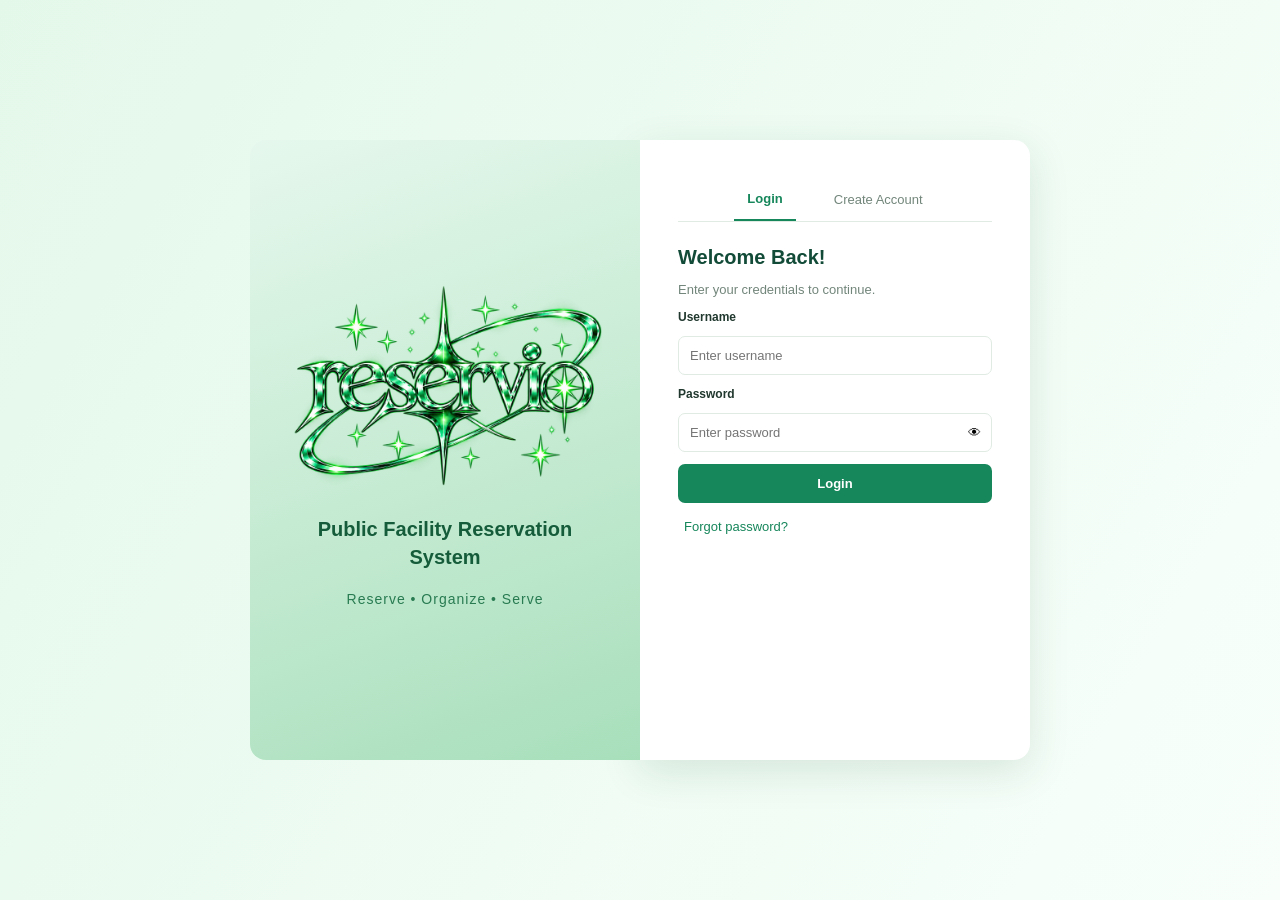
<file: index.html>
<!DOCTYPE html>
<html lang="en">
<head>
  <meta charset="UTF-8">
  <meta name="viewport" content="width=device-width, initial-scale=1.0">

  <title>Reservio | Public Facility Reservation System</title>

  <link rel="icon" type="image/png" href="reservio-Logo.png">
  <link rel="stylesheet" href="style.css">
</head>

<body>

  <!-- LOGIN AND REGISTRATION -->
  <div id="auth" class="auth">

    <section class="hero">
      <img
        src="reservio-Logo.png"
        alt="Reservio Logo"
        class="reservio-logo"
      >

      <h1 class="hero-subtitle">
        Public Facility Reservation System
      </h1>

      <p class="hero-tagline">
        Reserve • Organize • Serve
      </p>
    </section>

    <section class="auth-panel">

      <div class="tabs">
        <button
          id="loginTab"
          type="button"
          class="active"
          onclick="authTab('login')"
        >
          Login
        </button>

        <button
          id="registerTab"
          type="button"
          onclick="authTab('register')"
        >
          Create Account
        </button>
      </div>

      <!-- LOGIN FORM -->
      <form id="loginForm" onsubmit="login(event)">
        <h2>Welcome Back!</h2>
        <p>Enter your credentials to continue.</p>

        <!-- USERNAME -->
        <label for="loginUser">Username</label>
        <input
          id="loginUser"
          type="text"
          placeholder="Enter username"
          required
        >

        <div
          id="loginUsernameError"
          class="login-field-error hidden"
        >
          <span class="warning-icon">!</span>
          <span>The username you entered does not exist.</span>
        </div>

        <!-- PASSWORD -->
        <label for="loginPass">Password</label>

        <div class="password">
          <input
            id="loginPass"
            type="password"
            placeholder="Enter password"
            required
          >

          <button
            type="button"
            onclick="togglePass('loginPass')"
          >
            👁
          </button>
        </div>

        <div
          id="loginPasswordError"
          class="login-field-error hidden"
        >
          <span class="warning-icon">!</span>
          <span>The password you entered is incorrect.</span>
        </div>

        <button class="primary" type="submit">
          Login
        </button>

        <button
          class="link"
          type="button"
          onclick="forgotPassword()"
        >
          Forgot password?
        </button>
      </form>

      <!-- CREATE ACCOUNT FORM -->
      <form
        id="registerForm"
        class="hidden"
        onsubmit="register(event)"
      >
        <h2>Create Account</h2>
        <p>Fill out the information below.</p>

        <label for="regName">Full Name</label>
        <input id="regName" type="text" required>

        <div class="two">
          <div>
            <label for="regBirthday">Birthday</label>
            <input id="regBirthday" type="date" required>
          </div>

          <div>
            <label for="regGender">Gender</label>
            <select id="regGender" required>
              <option value="">Select Gender</option>
              <option>Male</option>
              <option>Female</option>
            </select>
          </div>
        </div>

        <label for="regAddress">Address</label>
        <input id="regAddress" type="text" required>

        <label for="regPhone">Contact Number</label>
        <input id="regPhone" type="tel" required>

        <label for="regEmail">Email Address</label>
        <input id="regEmail" type="email" required>

        <label for="regBio">Bio / Description</label>
        <textarea id="regBio" rows="3"></textarea>

        <label for="regUser">Username</label>
        <input id="regUser" type="text" required>

        <label for="regPass">Password</label>
        <div class="password">
          <input
            id="regPass"
            type="password"
            minlength="6"
            required
          >
          <button
            type="button"
            onclick="togglePass('regPass')"
          >
            👁
          </button>
        </div>

        <label for="regConfirm">Confirm Password</label>
        <div class="password">
          <input
            id="regConfirm"
            type="password"
            minlength="6"
            required
          >
          <button
            type="button"
            onclick="togglePass('regConfirm')"
          >
            👁
          </button>
        </div>

        <button class="primary" type="submit">
          Create Account
        </button>
      </form>

    </section>
  </div>

  <!-- MAIN APPLICATION -->
  <div id="app" class="app hidden">

    <aside class="sidebar">

      <div class="brand">
        <img
          src="reservio-Logo.png"
          alt="Reservio Logo"
          class="sidebar-logo"
        >

        <div>
          <strong>Reservio</strong>
          <br>
          <small>Facility Reservation</small>
        </div>
      </div>

      <nav id="nav"></nav>

    </aside>

    <main class="main">

      <header class="topbar">

        <!-- MOBILE MENU -->
        <div class="topbar-left">

          <button
            class="mobile-menu-toggle"
            id="mobileMenuToggle"
            type="button"
            onclick="toggleMobileNav()"
            aria-label="Toggle navigation"
            aria-controls="nav"
            aria-expanded="false"
          >
            <span></span>
            <span></span>
            <span></span>
          </button>

        </div>

        <!-- ADMINISTRATOR PROFILE -->
        <div class="header-right">

          <div class="profile-wrap">

            <button
              class="profile-trigger"
              id="profileTrigger"
              type="button"
              onclick="toggleProfileMenu(event)"
              aria-expanded="false"
            >
              <span
                class="profile-avatar"
                id="profileAvatar"
              >
                U
              </span>

              <span class="profile-copy">
                <strong id="userBadge">User</strong>
                <small id="userRoleBadge">System User</small>
              </span>

              <span class="profile-chevron">⌄</span>
            </button>

            
<!-- PROFILE DROPDOWN -->
<div class="profile-menu hidden" id="profileMenu">

    <!-- USER INFORMATION -->
    <div class="profile-menu-heading">
        <strong id="profileMenuName">User Name</strong>
        <small id="profileMenuUsername">user@gmail.com</small>
    </div>

    <!-- ACCOUNT -->
    <button
        type="button"
        onclick="go('accounts'); closeProfileMenu()">
        My Account
    </button>

    <!-- DIVIDER -->
    <div class="profile-menu-divider"></div>

    <!-- LOGOUT -->
    <button
        type="button"
        class="profile-logout"
        onclick="logout()">
        Log Out
    </button>

</div>


          </div>

        </div>

      </header>

      <!-- MOBILE NAVIGATION OVERLAY -->
      <div
        class="mobile-nav-backdrop"
        id="mobileNavBackdrop"
        onclick="closeMobileNav()"
      ></div>

      <!-- MAIN PAGE CONTENT -->
      <div id="content"></div>

      <div id="modalContent"></div>

    </main>

  </div>

  <!-- JAVASCRIPT - LOCAL STORAGE -->
 <script src="script.js"></script>

 
<!-- RESERVIO PROFESSIONAL MESSAGE BOX -->
<div id="reservioMessageOverlay" class="rv-message-overlay" hidden>
  <div class="rv-message-box" role="alertdialog"
       aria-modal="true"
       aria-labelledby="rvMessageTitle"
       aria-describedby="rvMessageText">

    <div id="rvMessageIcon" class="rv-message-icon"></div>

    <h2 id="rvMessageTitle"></h2>
    <p id="rvMessageText"></p>

    <div class="rv-message-actions">
      <button id="rvMessageCancel" type="button"
              class="rv-btn-cancel" hidden>
        Cancel
      </button>
      <button id="rvMessageConfirm" type="button"
              class="rv-btn-confirm">
        OK
      </button>
    </div>
  </div>
</div>


<div id="modernPopup" class="modern-popup-overlay" hidden>
  <div class="modern-popup" role="dialog"
       aria-modal="true"
       aria-labelledby="modernPopupTitle"
       aria-describedby="modernPopupMessage">

    <div id="modernPopupIcon" class="modern-popup-icon">
      ✓
    </div>

    <h2 id="modernPopupTitle">Notification</h2>

    <p id="modernPopupMessage"></p>

    <div class="modern-popup-buttons">
      <button id="modernPopupCancel"
              class="modern-popup-cancel"
              type="button">
        Cancel
      </button>

      <button id="modernPopupOK"
              class="modern-popup-ok"
              type="button">
        Confirm
      </button>
    </div>
  </div>
</div>

</body>
</html>
</file>
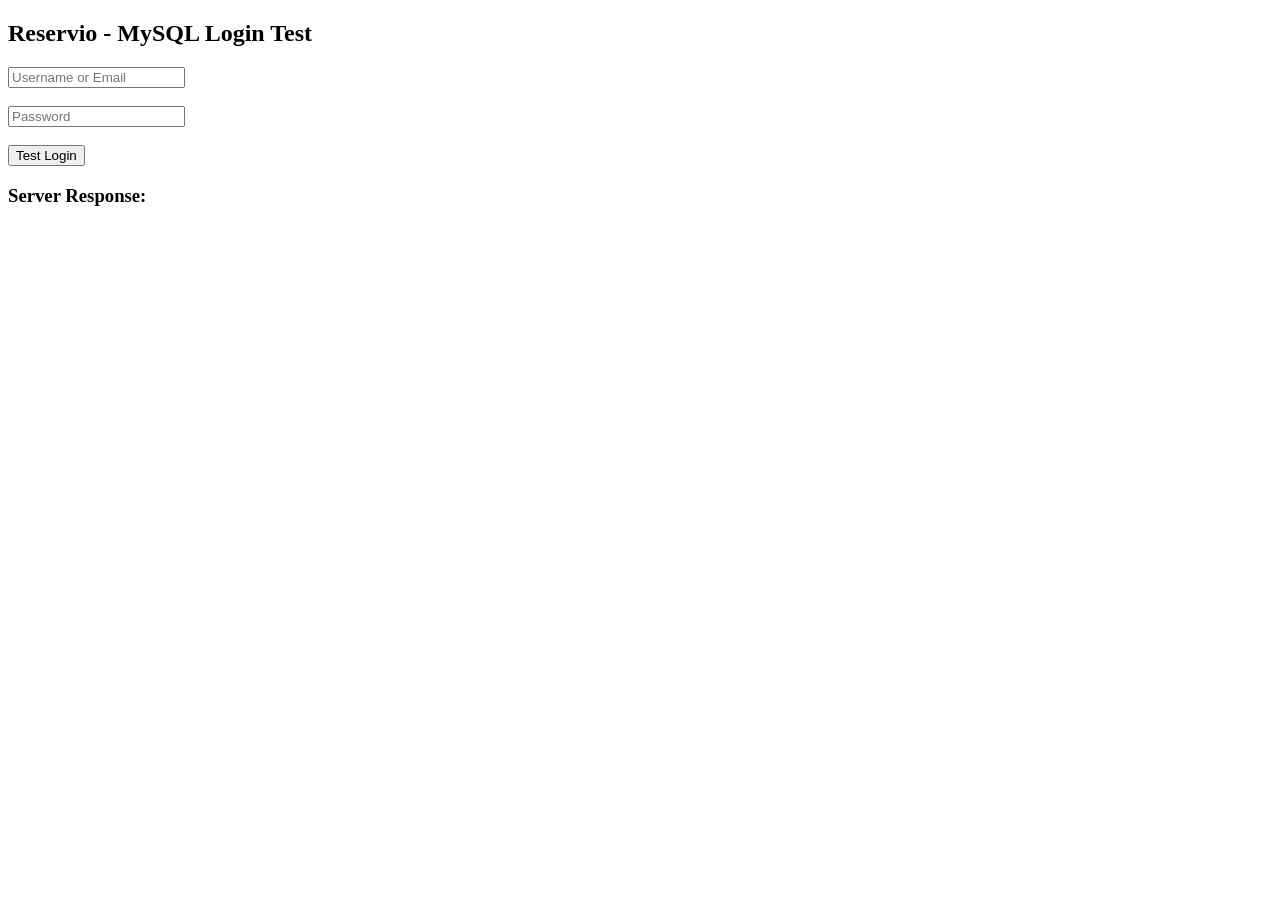
<file: test-login.html>
<!DOCTYPE html>
<html lang="en">
<head>
    <meta charset="UTF-8">
    <title>Reservio Login Test</title>
</head>
<body>

    <h2>Reservio - MySQL Login Test</h2>

    <form id="loginForm">
        <input
            type="text"
            id="username"
            placeholder="Username or Email"
            required
        >

        <br><br>

        <input
            type="password"
            id="password"
            placeholder="Password"
            required
        >

        <br><br>

        <button type="submit">Test Login</button>
    </form>

    <h3>Server Response:</h3>
    <pre id="result"></pre>

    <script>
        document.getElementById("loginForm")
            .addEventListener("submit", async function(e) {

                e.preventDefault();

                const result = document.getElementById("result");

                try {
                    const response = await fetch(
                        "api.php?action=login",
                        {
                            method: "POST",
                            headers: {
                                "Content-Type": "application/json"
                            },
                            credentials: "same-origin",
                            body: JSON.stringify({
                                username: document.getElementById("username").value,
                                password: document.getElementById("password").value
                            })
                        }
                    );

                    const data = await response.json();

                    result.textContent = JSON.stringify({
                        httpStatus: response.status,
                        response: data
                    }, null, 2);

                } catch (error) {
                    result.textContent =
                        "Error: " + error.message;
                }
            });
    </script>

</body>
</html>
</file>
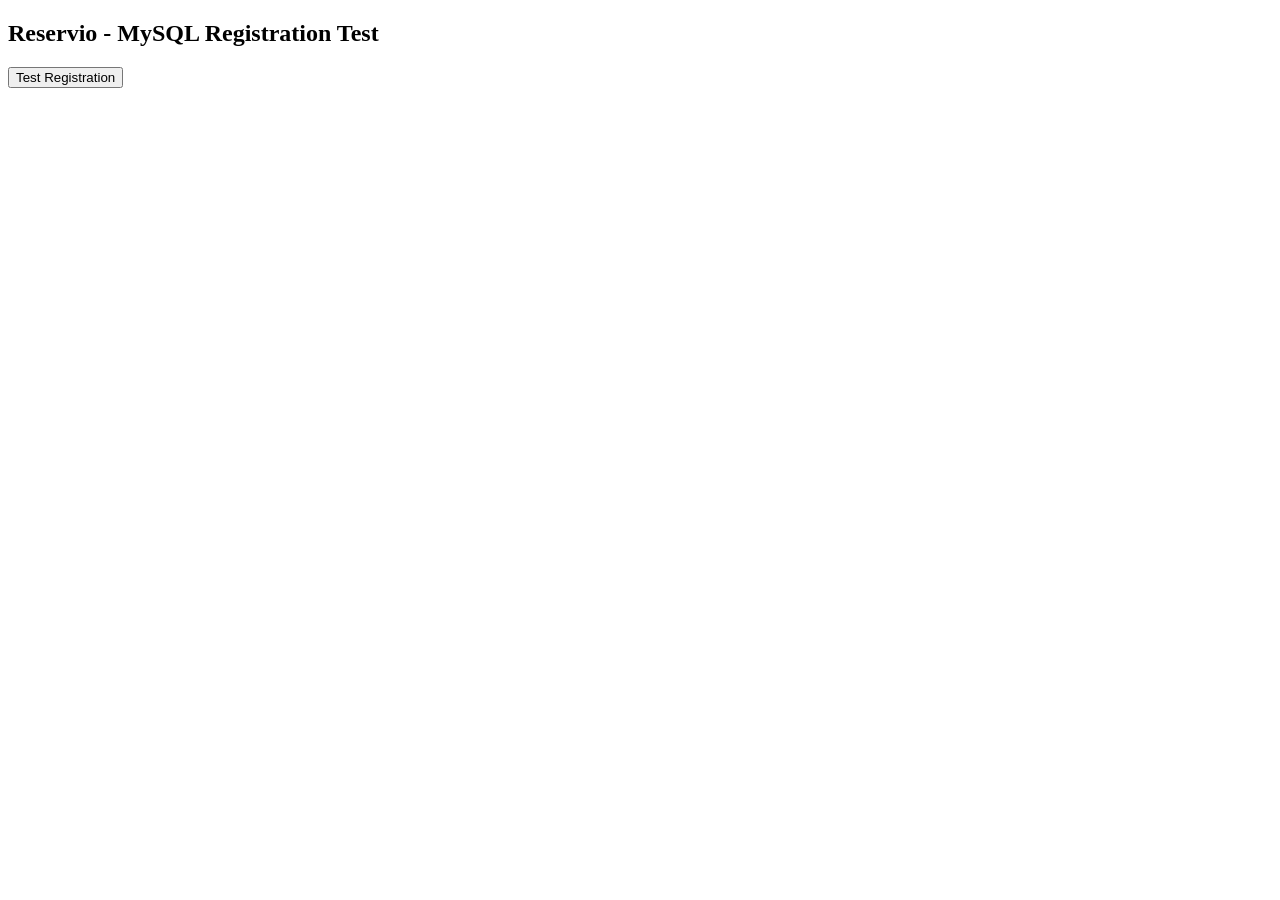
<file: test-register.html>
<!DOCTYPE html>
<html lang="en">
<head>
    <meta charset="UTF-8">
    <title>Reservio Registration Test</title>
</head>
<body>

<h2>Reservio - MySQL Registration Test</h2>

<button onclick="testRegister()">
    Test Registration
</button>

<pre id="result"></pre>

<script>
async function testRegister() {
    const resultBox = document.getElementById("result");

    const testUser = {
        username: "teststaff_" + Date.now(),
        password: "TestPassword123!",
        name: "Test Staff",
        email: "teststaff_" + Date.now() + "@example.com",
        phone: "09123456789",
        address: "Villanueva, Misamis Oriental",
        birthday: "2000-01-01",
        gender: "Male",
        bio: "Test account"
    };

    try {
        const response = await fetch(
            "api.php?action=register",
            {
                method: "POST",
                headers: {
                    "Content-Type": "application/json"
                },
                body: JSON.stringify(testUser)
            }
        );

       

const rawResponse = await response.text();

resultBox.textContent =
    "HTTP Status: " + response.status +
    "\n\nPHP Response:\n" + rawResponse;

return;


resultBox.textContent =
    "HTTP Status: " + response.status +
    "\n\nPHP Response:\n" + rawResponse;

return;

        resultBox.textContent = JSON.stringify(
            {
                httpStatus: response.status,
                response: result,
                username: testUser.username
            },
            null,
            2
        );

    } catch (error) {
        resultBox.textContent =
            "Registration test failed: " + error.message;
    }
}
</script>

</body>
</html>
</file>
<file: style.css>
/* ==========================================
   RESERVIO - PUBLIC FACILITY RESERVATION
   GREEN AND WHITE THEME
========================================== */

:root {
  --green: #16865b;
  --dark: #124b38;
  --mint: #e8f7ef;
  --bg: #f3faf5;
  --border: #dfebe3;
  --text: #20382e;
  --muted: #72867b;
  --red: #d95361;
}

* {
  box-sizing: border-box;
}

body {
  margin: 0;
  font-family: Arial, Helvetica, sans-serif;
  color: var(--text);
  background: var(--bg);
  font-size: 13px;
}

button,
input,
select,
textarea {
  font: inherit;
}

button {
  cursor: pointer;
}

input,
select,
textarea {
  border: 1px solid var(--border);
  border-radius: 7px;
  padding: 11px;
  width: 100%;
  background: white;
  outline-color: var(--green);
  color: var(--text);
}

label {
  display: block;
  font-weight: 600;
  font-size: 12px;
  margin: 12px 0;
}

label input,
label select,
label textarea {
  display: block;
  margin-top: 7px;
  font-weight: 400;
}

.hidden {
  display: none !important;
}

/* ==========================================
   LOGIN AND CREATE ACCOUNT
========================================== */

.auth {
  min-height: 100vh;
  display: flex;
  align-items: center;
  justify-content: center;
  padding: 25px;

  background: linear-gradient(
    120deg,
    #e4f8ea,
    #f8fffb
  );
}

.auth > .hero,
.auth-panel {
  min-height: 620px;
  width: 390px;
  padding: 38px;
  background: white;
}

.auth .hero {
  background: linear-gradient(
    160deg,
    #e6f8ed,
    #a8dfbb
  );

  text-align: center;
  display: flex;
  flex-direction: column;
  align-items: center;
  justify-content: center;

  border-radius: 16px 0 0 16px;
  position: relative;
  overflow: hidden;
}

/* ==========================================
   RESERVIO LOGO - ORIGINAL IMAGE COLORS
========================================== */

.reservio-logo,
.auth .reservio-logo {
  display: block;
  width: 100%;
  max-width: 350px;
  height: auto;
  object-fit: contain;
  margin: 0 auto 15px;

  /* Do not recolor the image */
  filter: none;
  opacity: 1;
  mix-blend-mode: normal;
}

/* System title below logo */

.auth .hero-subtitle {
  font-size: 20px;
  font-weight: 700;
  color: #155c3b;
  margin: 12px 0;
  line-height: 1.4;
}

/* Tagline */

.auth .hero-tagline {
  font-size: 14px;
  color: #287b51;
  margin-top: 8px;
  letter-spacing: 1px;
}

/* Previous hero elements */

.hero-icon {
  font-size: 65px;
  color: var(--green);
}

.hero h1 {
  font-size: 26px;
  line-height: 1.2;
}

.hero p {
  color: var(--dark);
}

.hero-art {
  font-size: 140px;
  margin-top: 40px;
}

/* ==========================================
   LOGIN FORM PANEL
========================================== */

.auth-panel {
  border-radius: 0 16px 16px 0;
  box-shadow: 0 12px 40px #174f3020;
  overflow: auto;
  max-height: 92vh;
  background: #ffffff;
}

.tabs {
  display: flex;
  justify-content: center;
  gap: 25px;
  border-bottom: 1px solid var(--border);
  margin-bottom: 24px;
}

.tabs button {
  border: 0;
  background: none;
  padding: 13px;
  color: var(--muted);
}

.tabs button.active {
  color: var(--green);
  border-bottom: 2px solid var(--green);
  font-weight: 700;
}

h2 {
  font-size: 20px;
  margin: 0 0 8px;
}

.auth-panel h2 {
  color: var(--dark);
}

p {
  color: var(--muted);
}

/* ==========================================
   BUTTONS
========================================== */

.primary {
  border: 0;
  background: var(--green);
  color: white;
  padding: 12px 20px;
  border-radius: 7px;
  font-weight: bold;
  transition: 0.2s;
}

.primary:hover {
  background: var(--dark);
}

.auth .primary {
  width: 100%;
  margin-top: 12px;
}

.link {
  background: none;
  border: 0;
  color: var(--green);
  margin-top: 15px;
}

.outline,
.danger,
.mini {
  border: 1px solid var(--border);
  border-radius: 6px;
  background: white;
  padding: 9px 13px;
  color: var(--text);
}

.danger {
  color: var(--red);
}

.mini {
  padding: 6px 9px;
  margin-right: 5px;
}

/* ==========================================
   FORM LAYOUT
========================================== */

.two {
  display: grid;
  grid-template-columns: 1fr 1fr;
  gap: 12px;
}

.password {
  display: flex;
  position: relative;
}

.password button {
  position: absolute;
  right: 3px;
  top: 4px;
  border: 0;
  background: white;
  padding: 8px;
}

/* ==========================================
   MAIN DASHBOARD LAYOUT
========================================== */

.app {
  display: flex;
  min-height: 100vh;
}

.sidebar {
  width: 224px;
  background: linear-gradient(
    170deg,
    #f1fff5,
    #d9f3e2
  );

  border-right: 1px solid var(--border);
  padding: 20px 12px;

  display: flex;
  flex-direction: column;

  position: sticky;
  top: 0;
  height: 100vh;
  flex-shrink: 0;
}

.brand {
  display: flex;
  align-items: center;
  gap: 10px;
  margin: 0 8px 30px;
  font-size: 13px;
}

.brand span {
  font-size: 35px;
  color: var(--green);
}

.brand small {
  font-size: 11px;
  font-weight: 400;
}

.sidebar nav {
  display: grid;
  gap: 5px;
}

.nav-item,
.logout {
  background: transparent;
  border: 0;
  text-align: left;
  padding: 13px;
  border-radius: 8px;
  color: #4c6859;
  width: 100%;
}

.nav-item.active {
  background: var(--green);
  color: white;
  font-weight: bold;
}

.nav-item:hover:not(.active) {
  background: #c6ead4;
}

.logout {
  margin-top: auto;
}

/* ==========================================
   HEADER
========================================== */

.main {
  flex: 1;
  min-width: 0;
}

header {
  height: 67px;
  background: white;
  border-bottom: 1px solid var(--border);

  display: flex;
  align-items: center;
  justify-content: space-between;

  padding: 0 30px;
}

.searchbox {
  width: 260px;
  background: #f4f8f5;
  padding: 0 10px;
  border-radius: 7px;

  display: flex;
  align-items: center;
}

.searchbox input {
  border: 0;
  background: transparent;
}

.header-right {
  display: flex;
  align-items: center;
  gap: 22px;
}

.bell {
  border: 0;
  background: none;
  color: var(--green);
  font-size: 20px;
}

.bell span {
  font-size: 11px;
}

/* ==========================================
   PAGE CONTENT
========================================== */

.page {
  padding: 30px;
  max-width: 1400px;
  margin: auto;
}

.page-head {
  display: flex;
  align-items: center;
  justify-content: space-between;
  margin-bottom: 24px;
  gap: 12px;
}

.page-head h1 {
  margin: 0;
  font-size: 23px;
}

.page-head p {
  margin: 6px 0 0;
}

/* ==========================================
   DASHBOARD CARDS
========================================== */

.cards {
  display: grid;
  grid-template-columns: repeat(3, 1fr);
  gap: 15px;
  margin: 20px 0;
}

.card,
.panel {
  background: white;
  border: 1px solid var(--border);
  border-radius: 10px;
  padding: 20px;
  box-shadow: 0 3px 15px #1c5d3010;
}

.card h3 {
  font-size: 13px;
  font-weight: 500;
  color: var(--muted);
  margin: 0 0 15px;
}

.card strong {
  font-size: 28px;
}

.status-grid {
  display: grid;
  grid-template-columns: repeat(3, 1fr);
  gap: 14px;
}

.status-card {
  padding: 18px;
  border-radius: 9px;
  background: var(--mint);
}

.status-card:nth-child(2) {
  background: #fff0f0;
}

.status-card:nth-child(3) {
  background: #fff7e8;
}

.status-card strong {
  display: block;
  font-size: 21px;
  margin-top: 7px;
}

.section-title {
  font-size: 16px;
  margin: 25px 0 12px;
}

/* ==========================================
   TABLES
========================================== */

.table-wrap {
  overflow: auto;
}

.data-table {
  width: 100%;
  border-collapse: collapse;
  min-width: 670px;
}

.data-table th,
.data-table td {
  text-align: left;
  padding: 13px 11px;
  border-bottom: 1px solid #eaf0eb;
  font-size: 12px;
}

.data-table th {
  background: #f5faf6;
  color: #657c6c;
}

.inline-actions {
  white-space: nowrap;
}

/* ==========================================
   STATUS LABELS
========================================== */

.pill {
  display: inline-block;
  border-radius: 15px;
  padding: 5px 9px;
  background: #dff6e8;
  color: #16754b;
  font-size: 11px;
}

.pill.cancelled,
.pill.unavailable {
  background: #ffe7e8;
  color: #c03b4a;
}

.pill.maintenance {
  background: #fff1d8;
  color: #9d670b;
}

/* ==========================================
   RESERVATION FORM
========================================== */

.form-grid {
  display: grid;
  grid-template-columns: repeat(2, 1fr);
  gap: 0 20px;
}

.form-actions {
  display: flex;
  justify-content: flex-end;
  gap: 10px;
  margin-top: 20px;
}

.filters {
  display: flex;
  gap: 10px;
  margin-bottom: 15px;
  flex-wrap: wrap;
}

.filters input {
  max-width: 330px;
}

.filters select {
  max-width: 170px;
}

/* ==========================================
   RESERVATION CALENDAR
========================================== */

.calendar-layout {
  display: grid;
  grid-template-columns:
    minmax(300px, 1fr)
    minmax(320px, 1.3fr);
  gap: 18px;
}

.calendar-top {
  display: flex;
  align-items: center;
  justify-content: space-between;
}

.calendar-top button {
  border: 0;
  background: none;
  font-size: 20px;
  color: var(--green);
}

.calendar-grid {
  display: grid;
  grid-template-columns: repeat(7, 1fr);
  gap: 6px;
  text-align: center;
}

.calendar-grid div {
  padding: 10px 2px;
}

.calendar-grid .day {
  cursor: pointer;
  border-radius: 50%;
}

.calendar-grid .day.selected {
  background: var(--green);
  color: white;
}

.calendar-grid .day.has {
  background: #d9f2e2;
}

.calendar-grid .day.has.selected {
  background: var(--green);
}

.event {
  padding: 15px;
  border-bottom: 1px solid var(--border);
  border-left: 3px solid var(--green);
  margin: 10px 0;
}

.event small {
  display: block;
  color: var(--muted);
  margin-top: 6px;
}

/* ==========================================
   NOTIFICATIONS
========================================== */

.notice {
  padding: 15px;
  border-bottom: 1px solid var(--border);
  display: flex;
  gap: 12px;
}

.notice.unread {
  background: #f1fbf4;
}

.notice-icon {
  font-size: 20px;
  color: var(--green);
}

.muted {
  color: var(--muted);
}

.empty {
  padding: 25px;
  text-align: center;
  color: var(--muted);
}

/* ==========================================
   MESSAGE TOAST
========================================== */

/* ==========================================
   MESSAGE TOAST - TOP CENTER
========================================== */

.toast {
  position: fixed;
  top: 25px;
  bottom: auto;
  left: 50%;
  right: auto;

  transform: translateX(-50%);

  background: var(--dark);
  color: white;

  padding: 15px 22px;
  border-radius: 9px;
  box-shadow: 0 10px 30px #0002;

  z-index: 30;

  text-align: center;
  min-width: 280px;
  max-width: 90vw;

  animation: slideDown 0.3s ease;
}

.toast.hidden {
  display: none !important;
}

@keyframes slideDown {
  from {
    opacity: 0;
    transform: translate(-50%, -20px);
  }

  to {
    opacity: 1;
    transform: translate(-50%, 0);
  }
}

@media (max-width: 550px) {
  .toast {
    width: 90%;
    min-width: auto;
  }
}/* ==========================================
   LOGIN PASSWORD WARNING
========================================== */

.login-password-error {
  display: flex;
  align-items: center;
  gap: 7px;

  margin-top: 8px;

  color: #ff1f35;
  font-size: 12px;
  font-weight: 400;
}

.login-password-error.hidden {
  display: none !important;
}

.warning-icon {
  display: inline-flex;
  align-items: center;
  justify-content: center;

  width: 15px;
  height: 15px;

  border: 1.5px solid #ff1f35;
  border-radius: 50%;

  font-size: 10px;
  font-weight: bold;
  color: #ff1f35;
}

.password:has(#loginPass.login-input-error) input,
#loginPass.login-input-error {
  border: 1px solid #ff1f35 !important;
  outline-color: #ff1f35;
}

.password:has(#loginPass.login-input-error) {
  border-radius: 7px;
}

.password:has(#loginPass.login-input-error) input:focus {
  outline: 1px solid #ff1f35;
}

/* ==========================================
   MODAL POPUP
========================================== */

.modal {
  position: fixed;
  inset: 0;
  background: #10271d80;

  display: flex;
  align-items: center;
  justify-content: center;

  z-index: 20;
  padding: 20px;
}

.modal-box {
  background: white;
  border-radius: 12px;
  padding: 26px;

  width: min(560px, 100%);
  max-height: 90vh;
  overflow: auto;

  position: relative;
}

.close {
  position: absolute;
  right: 15px;
  top: 10px;

  border: 0;
  background: none;
  font-size: 28px;
}

/* ==========================================
   RESPONSIVE TABLET DESIGN
========================================== */

@media (max-width: 850px) {

  .sidebar {
    width: 65px;
    padding: 12px 6px;
  }

  .brand strong,
  .nav-text {
    display: none;
  }

  .brand {
    margin: 0 0 24px 7px;
  }

  .nav-item {
    text-align: center;
    font-size: 18px;
  }

  .page {
    padding: 18px;
  }

  .cards,
  .status-grid {
    grid-template-columns: 1fr;
  }

  .calendar-layout {
    grid-template-columns: 1fr;
  }
}

/* ==========================================
   RESPONSIVE MOBILE DESIGN
========================================== */

@media (max-width: 700px) {

  .auth {
    padding: 14px;
    flex-direction: column;
  }

  .auth > .hero,
  .auth-panel {
    width: min(100%, 430px);
    min-height: auto;
    border-radius: 16px;
  }

  .auth .hero {
    padding: 25px 20px;
  }

  .auth .reservio-logo {
    max-width: 280px;
  }

  .auth-panel {
    max-height: none;
  }
}

@media (max-width: 550px) {

  .auth {
    padding: 10px;
  }

  .auth .hero {
    display: flex;
  }

  .auth-panel {
    width: 100%;
    border-radius: 12px;
  }

  .auth .reservio-logo {
    max-width: 240px;
  }

  .auth .hero-subtitle {
    font-size: 17px;
  }

  .form-grid,
  .two {
    grid-template-columns: 1fr;
  }

  header {
    padding: 0 12px;
  }

  .searchbox {
    width: 170px;
  }

  .page-head {
    align-items: flex-start;
    flex-direction: column;
  }
}

/* RESERVIO SIDEBAR LOGO */

.brand {
  display: flex;
  align-items: center;
  gap: 12px;
}

.sidebar-logo {
  width: 48px;
  height: 48px;
  object-fit: contain;
  flex-shrink: 0;
}
/* ==========================================
   LOGIN USERNAME AND PASSWORD WARNINGS
========================================== */

.login-field-error {
  display: flex;
  align-items: center;
  gap: 7px;

  margin-top: 7px;
  margin-bottom: 10px;

  color: #ff1f35;
  font-size: 12px;
  font-weight: 400;
}

.login-field-error.hidden {
  display: none !important;
}

.warning-icon {
  display: inline-flex;
  align-items: center;
  justify-content: center;

  width: 15px;
  height: 15px;

  border: 1.5px solid #ff1f35;
  border-radius: 50%;

  font-size: 10px;
  font-weight: bold;
  color: #ff1f35;

  flex-shrink: 0;
}

#loginUser.login-input-error,
#loginPass.login-input-error {
  border: 1px solid #ff1f35 !important;
  outline-color: #ff1f35;
}

#loginUser.login-input-error:focus,
#loginPass.login-input-error:focus {
  outline: 1px solid #ff1f35;
}
/* Header alignment without search bar */
header {
  justify-content: flex-end;
}

/* ==========================================
   LOGIN USERNAME AND PASSWORD WARNINGS
========================================== */

.login-field-error {
  display: flex;
  align-items: center;
  gap: 7px;

  margin-top: 7px;
  margin-bottom: 10px;

  color: #ff1f35;
  font-size: 12px;
  font-weight: 400;
}

.login-field-error.hidden {
  display: none !important;
}

.warning-icon {
  display: inline-flex;
  align-items: center;
  justify-content: center;

  width: 15px;
  height: 15px;

  border: 1.5px solid #ff1f35;
  border-radius: 50%;

  font-size: 10px;
  font-weight: bold;
  color: #ff1f35;

  flex-shrink: 0;
}

#loginUser.login-input-error,
#loginPass.login-input-error {
  border: 1px solid #ff1f35 !important;
  outline-color: #ff1f35;
}

#loginUser.login-input-error:focus,
#loginPass.login-input-error:focus {
  outline: 1px solid #ff1f35;
}

/* Header alignment without search bar */
header {
  justify-content: flex-end;
}

/* =========================================
   RESERVIO MODERN NAVBAR
========================================= */

.topbar {
    position: sticky;
    top: 0;
    z-index: 40;
    min-height: 72px;
    display: flex;
    align-items: center;
    justify-content: space-between;
    gap: 20px;
    padding: 12px 28px;
    background: rgba(255, 255, 255, 0.96);
    border-bottom: 1px solid var(--border);
    box-shadow: 0 4px 15px rgba(18, 75, 56, 0.05);
    backdrop-filter: blur(12px);
}

.topbar-left {
    display: flex;
    align-items: center;
    gap: 15px;
    flex: 1;
    min-width: 0;
}

/* SEARCH BAR */

.topbar-search {
    width: min(420px, 100%);
    min-height: 44px;
    display: flex;
    align-items: center;
    gap: 8px;
    padding: 0 10px 0 14px;
    border: 1px solid transparent;
    border-radius: 12px;
    background: #f3f8f5;
    transition: 0.2s ease;
}

.topbar-search:focus-within {
    background: white;
    border-color: #9ed6b5;
    box-shadow: 0 0 0 3px rgba(22, 134, 91, 0.12);
}

.topbar-search input {
    flex: 1;
    min-width: 0;
    border: none;
    outline: none;
    background: transparent;
    box-shadow: none;
}

.search-icon {
    color: var(--green);
    font-size: 23px;
}

.search-submit {
    padding: 8px 12px;
    border: none;
    border-radius: 8px;
    background: var(--green);
    color: white;
    font-weight: bold;
    font-size: 12px;
    cursor: pointer;
}

.search-submit:hover {
    background: var(--dark);
}

/* RIGHT SIDE */

.header-right {
    display: flex;
    align-items: center;
    gap: 14px;
}

.topbar-icon-button {
    position: relative;
    width: 42px;
    height: 42px;
    display: flex;
    align-items: center;
    justify-content: center;
    border: 1px solid var(--border);
    border-radius: 12px;
    background: white;
    color: var(--green);
    font-size: 20px;
    cursor: pointer;
    transition: 0.2s ease;
}

.topbar-icon-button:hover {
    background: var(--mint);
    transform: translateY(-2px);
}

/* NOTIFICATION BADGE */

.notification-count {
    position: absolute;
    top: -5px;
    right: -5px;
    min-width: 18px;
    height: 18px;
    padding: 0 4px;
    display: flex;
    align-items: center;
    justify-content: center;
    border: 2px solid white;
    border-radius: 50px;
    background: #dc4655;
    color: white;
    font-size: 10px;
    font-weight: bold;
}

.notification-count:empty {
    display: none;
}

/* PROFILE BUTTON */

.profile-wrap {
    position: relative;
}

.profile-trigger {
    display: flex;
    align-items: center;
    gap: 10px;
    padding: 5px 10px 5px 5px;
    border: 1px solid transparent;
    border-radius: 12px;
    background: transparent;
    color: var(--text);
    text-align: left;
    cursor: pointer;
}

.profile-trigger:hover,
.profile-trigger[aria-expanded="true"] {
    background: #f3f8f5;
    border-color: var(--border);
}

.profile-avatar {
    width: 40px;
    height: 40px;
    display: flex;
    align-items: center;
    justify-content: center;
    border-radius: 12px;
    background: linear-gradient(135deg, #d9f3e3, #a8dfbb);
    color: var(--dark);
    font-size: 16px;
    font-weight: bold;
}

.profile-copy {
    display: flex;
    flex-direction: column;
    gap: 4px;
}

.profile-copy strong {
    max-width: 150px;
    overflow: hidden;
    font-size: 12px;
    text-overflow: ellipsis;
    white-space: nowrap;
}

.profile-copy small {
    color: var(--muted);
    font-size: 11px;
}

.profile-chevron {
    color: var(--muted);
    font-size: 17px;
}

/* PROFILE DROPDOWN */

.profile-menu {
    position: absolute;
    top: calc(100% + 12px);
    right: 0;
    z-index: 100;
    width: 230px;
    padding: 8px;
    border: 1px solid var(--border);
    border-radius: 14px;
    background: white;
    box-shadow: 0 15px 35px rgba(18, 75, 56, 0.15);
}

.profile-menu-heading {
    display: flex;
    flex-direction: column;
    gap: 5px;
    padding: 12px;
}

.profile-menu-heading strong {
    color: var(--dark);
    font-size: 13px;
}

.profile-menu-heading small {
    color: var(--muted);
    font-size: 11px;
    overflow-wrap: anywhere;
}

.profile-menu button {
    width: 100%;
    padding: 11px 12px;
    border: none;
    border-radius: 8px;
    background: transparent;
    color: var(--text);
    text-align: left;
    cursor: pointer;
}

.profile-menu button:hover {
    background: var(--mint);
}

.profile-menu .profile-logout {
    color: #d95361;
}

.profile-menu-divider {
    height: 1px;
    margin: 5px 4px;
    background: var(--border);
}

/* MOBILE MENU BUTTON */

.mobile-menu-toggle {
    display: none;
    width: 42px;
    height: 42px;
    flex-shrink: 0;
    flex-direction: column;
    align-items: center;
    justify-content: center;
    gap: 5px;
    border: 1px solid var(--border);
    border-radius: 12px;
    background: white;
    cursor: pointer;
}

.mobile-menu-toggle span {
    width: 18px;
    height: 2px;
    border-radius: 2px;
    background: var(--dark);
    transition: 0.2s ease;
}

.mobile-menu-toggle[aria-expanded="true"] span:first-child {
    transform: translateY(7px) rotate(45deg);
}

.mobile-menu-toggle[aria-expanded="true"] span:nth-child(2) {
    opacity: 0;
}

.mobile-menu-toggle[aria-expanded="true"] span:last-child {
    transform: translateY(-7px) rotate(-45deg);
}

/* SIDEBAR IMPROVEMENTS */

.sidebar {
    z-index: 60;
    box-shadow: 3px 0 18px rgba(18, 75, 56, 0.03);
}

.sidebar .nav-item {
    display: flex;
    align-items: center;
    gap: 10px;
    min-height: 44px;
    transition: 0.2s ease;
}

.sidebar .nav-item:hover:not(.active) {
    transform: translateX(2px);
}

.sidebar .nav-item.active {
    box-shadow: 0 5px 12px rgba(22, 134, 91, 0.15);
}

.sidebar .logout:hover {
    background: #ffe9e9;
    color: #c03b4a;
}

/* MOBILE OVERLAY */

.mobile-nav-backdrop {
    display: none;
}

/* TABLET */

@media (max-width: 850px) {
    .topbar {
        padding: 12px 18px;
        gap: 12px;
    }

    .topbar-search {
        width: min(350px, 100%);
    }

    .profile-copy strong {
        max-width: 110px;
    }
}

/* MOBILE */

@media (max-width: 700px) {
    .sidebar {
        position: fixed;
        top: 0;
        left: 0;
        bottom: 0;
        z-index: 60;
        width: 270px;
        height: 100vh;
        padding: 20px 14px;
        overflow-y: auto;
        transform: translateX(-110%);
        transition: transform 0.25s ease;
        box-shadow: 12px 0 35px rgba(18, 75, 56, 0.16);
    }

    .sidebar.mobile-open {
        transform: translateX(0);
    }

    .sidebar .brand strong,
    .sidebar .nav-text {
        display: inline;
    }

    .sidebar .brand {
        margin: 0 8px 24px;
    }

    .sidebar .nav-item {
        text-align: left;
        font-size: 13px;
    }

    .mobile-menu-toggle {
        display: flex;
    }

    .mobile-nav-backdrop.visible {
        display: block;
        position: fixed;
        inset: 0;
        z-index: 55;
        background: rgba(13, 39, 27, 0.4);
    }

    .topbar {
        min-height: 66px;
        padding: 10px 12px;
        gap: 8px;
    }

    .topbar-left {
        gap: 8px;
    }

    .topbar-search {
        min-height: 42px;
    }

    .topbar-search input {
        font-size: 12px;
    }

    .header-right {
        gap: 7px;
    }

    .profile-copy,
    .profile-chevron {
        display: none;
    }

    .profile-trigger {
        padding: 2px;
    }
}

/* SMALL PHONES */

@media (max-width: 430px) {
    .topbar {
        padding: 8px;
        gap: 6px;
    }

    .topbar-search {
        gap: 5px;
        padding-left: 8px;
    }

    .search-submit {
        padding: 8px;
        font-size: 0;
    }

    .search-submit::after {
        content: "↵";
        font-size: 16px;
    }

    .topbar-icon-button {
        width: 36px;
        height: 36px;
    }

    .profile-avatar {
        width: 34px;
        height: 34px;
    }
}

/* KEYBOARD ACCESSIBILITY */

.topbar button:focus-visible,
.sidebar button:focus-visible,
.topbar input:focus-visible {
    outline: 3px solid rgba(22, 134, 91, 0.3);
    outline-offset: 2px;
}


/* ==========================================
   RESERVIO HEADER - UPDATED
   SEARCH, BELL AND SIDEBAR LOGOUT REMOVED
========================================== */

.topbar {
  display: flex;
  align-items: center;
  justify-content: space-between;
}

.topbar-left {
  display: flex;
  align-items: center;
}

.topbar .header-right {
  display: flex;
  align-items: center;
  margin-left: auto;
}

.profile-wrap {
  position: relative;
}

/* Hide the removed elements if any remain */
.topbar-search,
.topbar .bell,
.sidebar > .logout {
  display: none !important;
}


/* ==========================================
   LOGOUT CONFIRMATION POPUP
========================================== */

.logout-overlay {
  position: fixed;
  inset: 0;
  background: rgba(0, 0, 0, 0.45);

  display: flex;
  align-items: center;
  justify-content: center;

  z-index: 9999;
  padding: 20px;
}

.logout-confirm-box {
  background: white;
  width: 100%;
  max-width: 400px;
  padding: 30px;
  border-radius: 15px;

  text-align: center;
  box-shadow: 0 15px 45px rgba(0, 0, 0, 0.2);

  animation: logoutPop 0.25s ease;
}

.logout-icon {
  font-size: 42px;
  margin-bottom: 15px;
}

.logout-confirm-box h2 {
  font-size: 22px;
  color: #124b38;
  margin-bottom: 12px;
}

.logout-confirm-box p {
  font-size: 14px;
  color: #72867b;
  margin-bottom: 25px;
}

.logout-actions {
  display: flex;
  justify-content: center;
  gap: 12px;
}

.logout-cancel,
.logout-confirm {
  padding: 12px 20px;
  border-radius: 8px;
  font-weight: 600;
  cursor: pointer;
  border: none;
}

.logout-cancel {
  background: #eef2ef;
  color: #20382e;
}

.logout-cancel:hover {
  background: #dde8df;
}

.logout-confirm {
  background: #16865b;
  color: white;
}

.logout-confirm:hover {
  background: #124b38;
}

@keyframes logoutPop {
  from {
    opacity: 0;
    transform: scale(0.9);
  }

  to {
    opacity: 1;
    transform: scale(1);
  }
}


/* ==========================================
   RESERVIO - PROFESSIONAL EDIT MODALS
========================================== */

.reservio-modal-overlay {
  position: fixed;
  inset: 0;
  z-index: 9998;
  background: rgba(15, 37, 27, 0.55);
  display: flex;
  align-items: center;
  justify-content: center;
  padding: 20px;
  backdrop-filter: blur(3px);
}

.reservio-modal-card {
  width: 100%;
  max-width: 600px;
  max-height: 90vh;
  overflow-y: auto;
  background: #ffffff;
  border-radius: 16px;
  box-shadow: 0 24px 70px rgba(0, 0, 0, 0.2);
  animation: editModalAppear 0.2s ease;
}

.edit-modal-header {
  display: flex;
  align-items: flex-start;
  justify-content: space-between;
  gap: 16px;
  padding: 26px 28px 20px;
  border-bottom: 1px solid #e3eee7;
}

.edit-modal-eyebrow {
  display: block;
  color: #16865b;
  font-size: 10px;
  font-weight: 700;
  letter-spacing: 1.4px;
  margin-bottom: 8px;
}

.edit-modal-header h2 {
  font-size: 23px;
  color: #124b38;
  margin: 0 0 8px;
}

.edit-modal-header p {
  margin: 0;
  font-size: 13px;
  color: #72867b;
}

.edit-modal-close {
  flex-shrink: 0;
  width: 34px;
  height: 34px;
  border: 0;
  border-radius: 8px;
  background: #f0f5f1;
  color: #516b5c;
  font-size: 25px;
  line-height: 1;
}

.edit-modal-close:hover {
  background: #e1eee5;
}

.edit-modal-body {
  padding: 22px 28px;
}

.edit-modal-grid {
  display: grid;
  grid-template-columns: repeat(2, minmax(0, 1fr));
  gap: 16px 18px;
}

.edit-modal-grid label {
  margin: 0;
  color: #284b39;
  font-size: 12px;
  font-weight: 600;
}

.edit-modal-grid .edit-modal-full {
  grid-column: 1 / -1;
}

.edit-modal-grid input,
.edit-modal-grid select {
  width: 100%;
  margin-top: 8px;
  padding: 12px 13px;
  border: 1px solid #dce9e0;
  border-radius: 8px;
  background: #fff;
  font-size: 13px;
  color: #20382e;
}

.edit-modal-grid input:focus,
.edit-modal-grid select:focus {
  border-color: #16865b;
  outline: 3px solid rgba(22, 134, 91, 0.12);
}

.edit-modal-footer {
  display: flex;
  justify-content: flex-end;
  gap: 12px;
  padding: 18px 28px 24px;
  border-top: 1px solid #e3eee7;
}

.edit-modal-cancel,
.edit-modal-save {
  border-radius: 8px;
  padding: 12px 20px;
  font-weight: 600;
  border: 1px solid transparent;
}

.edit-modal-cancel {
  background: #fff;
  border-color: #dce9e0;
  color: #405d4b;
}

.edit-modal-cancel:hover {
  background: #f2f7f3;
}

.edit-modal-save {
  background: #16865b;
  color: #fff;
}

.edit-modal-save:hover {
  background: #126b49;
}

@keyframes editModalAppear {
  from {
    opacity: 0;
    transform: translateY(12px) scale(0.98);
  }

  to {
    opacity: 1;
    transform: translateY(0) scale(1);
  }
}

@media (max-width: 550px) {
  .reservio-modal-overlay {
    padding: 12px;
  }

  .edit-modal-header,
  .edit-modal-body {
    padding: 20px;
  }

  .edit-modal-footer {
    padding: 16px 20px;
  }

  .edit-modal-grid {
    grid-template-columns: 1fr;
  }

  .edit-modal-grid .edit-modal-full {
    grid-column: auto;
  }

  .edit-modal-footer button {
    flex: 1;
  }
}


/* RESERVIO PROFESSIONAL MESSAGE BOX */

.rv-message-overlay[hidden],
.rv-message-actions button[hidden] {
  display: none !important;
}

.rv-message-overlay {
  position: fixed;
  inset: 0;
  z-index: 99999;
  background: rgba(15, 23, 42, 0.55);
  display: flex;
  justify-content: center;
  align-items: center;
  padding: 20px;
  backdrop-filter: blur(3px);
}

.rv-message-box {
  background: #ffffff;
  width: 100%;
  max-width: 420px;
  border-radius: 16px;
  padding: 32px 28px 26px;
  text-align: center;
  box-shadow: 0 20px 60px rgba(0, 0, 0, 0.18);
  animation: rvMessageEnter 0.2s ease-out;
}

.rv-message-icon {
  width: 64px;
  height: 64px;
  border-radius: 50%;
  margin: 0 auto 20px;
  display: flex;
  align-items: center;
  justify-content: center;
  font-size: 30px;
  font-weight: 700;
}

.rv-message-icon.success {
  color: #15803d;
  background: #dcfce7;
}

.rv-message-icon.error {
  color: #b91c1c;
  background: #fee2e2;
}

.rv-message-icon.warning {
  color: #b45309;
  background: #fef3c7;
}

.rv-message-icon.info {
  color: #1d4ed8;
  background: #dbeafe;
}

.rv-message-box h2 {
  font-size: 21px;
  font-weight: 700;
  color: #172b22;
  margin: 0 0 10px;
}

.rv-message-box p {
  font-size: 14px;
  line-height: 1.7;
  color: #64748b;
  margin: 0 0 26px;
}

.rv-message-actions {
  display: flex;
  justify-content: center;
  gap: 12px;
}

.rv-message-actions button {
  border: none;
  border-radius: 9px;
  padding: 12px 24px;
  font-size: 14px;
  font-weight: 600;
  cursor: pointer;
  min-width: 110px;
}

.rv-btn-confirm {
  background: #166534;
  color: white;
}

.rv-btn-confirm:hover {
  background: #14532d;
}

.rv-btn-cancel {
  background: #f1f5f9;
  color: #334155;
}

.rv-btn-cancel:hover {
  background: #e2e8f0;
}

@keyframes rvMessageEnter {
  from {
    opacity: 0;
    transform: translateY(12px) scale(0.97);
  }
  to {
    opacity: 1;
    transform: translateY(0) scale(1);
  }
}


/* MODERN RESERVIO POPUP SYSTEM */

.modern-popup-overlay[hidden] {
  display: none !important;
}

.modern-popup-overlay {
  position: fixed;
  inset: 0;
  z-index: 999999;
  display: flex;
  align-items: center;
  justify-content: center;
  padding: 20px;
  background: rgba(15, 23, 42, 0.55);
  backdrop-filter: blur(5px);
}

.modern-popup {
  width: 100%;
  max-width: 430px;
  padding: 34px 30px 28px;
  background: #ffffff;
  border-radius: 20px;
  text-align: center;
  box-shadow: 0 24px 70px rgba(0, 0, 0, 0.22);
  animation: modernPopupIn 0.25s ease;
}

.modern-popup-icon {
  width: 70px;
  height: 70px;
  margin: 0 auto 22px;
  border-radius: 50%;
  display: flex;
  align-items: center;
  justify-content: center;
  font-size: 32px;
  font-weight: 700;
}

.modern-popup-icon.success {
  background: #dcfce7;
  color: #15803d;
}

.modern-popup-icon.error {
  background: #fee2e2;
  color: #dc2626;
}

.modern-popup-icon.warning {
  background: #fef3c7;
  color: #d97706;
}

.modern-popup-icon.info {
  background: #dbeafe;
  color: #2563eb;
}

.modern-popup h2 {
  margin: 0 0 12px;
  color: #172b22;
  font-size: 22px;
  font-weight: 700;
}

.modern-popup p {
  margin: 0 0 28px;
  color: #64748b;
  font-size: 14px;
  line-height: 1.7;
}

.modern-popup-buttons {
  display: flex;
  gap: 12px;
}

.modern-popup-buttons button {
  flex: 1;
  padding: 13px;
  border: none;
  border-radius: 10px;
  font-size: 14px;
  font-weight: 600;
  cursor: pointer;
}

.modern-popup-ok {
  background: #166534;
  color: #ffffff;
}

.modern-popup-ok:hover {
  background: #14532d;
}

.modern-popup-cancel {
  background: #f1f5f9;
  color: #334155;
}

.modern-popup-cancel:hover {
  background: #e2e8f0;
}

@keyframes modernPopupIn {
  from {
    opacity: 0;
    transform: translateY(18px) scale(0.96);
  }

  to {
    opacity: 1;
    transform: translateY(0) scale(1);
  }
}
</file>
